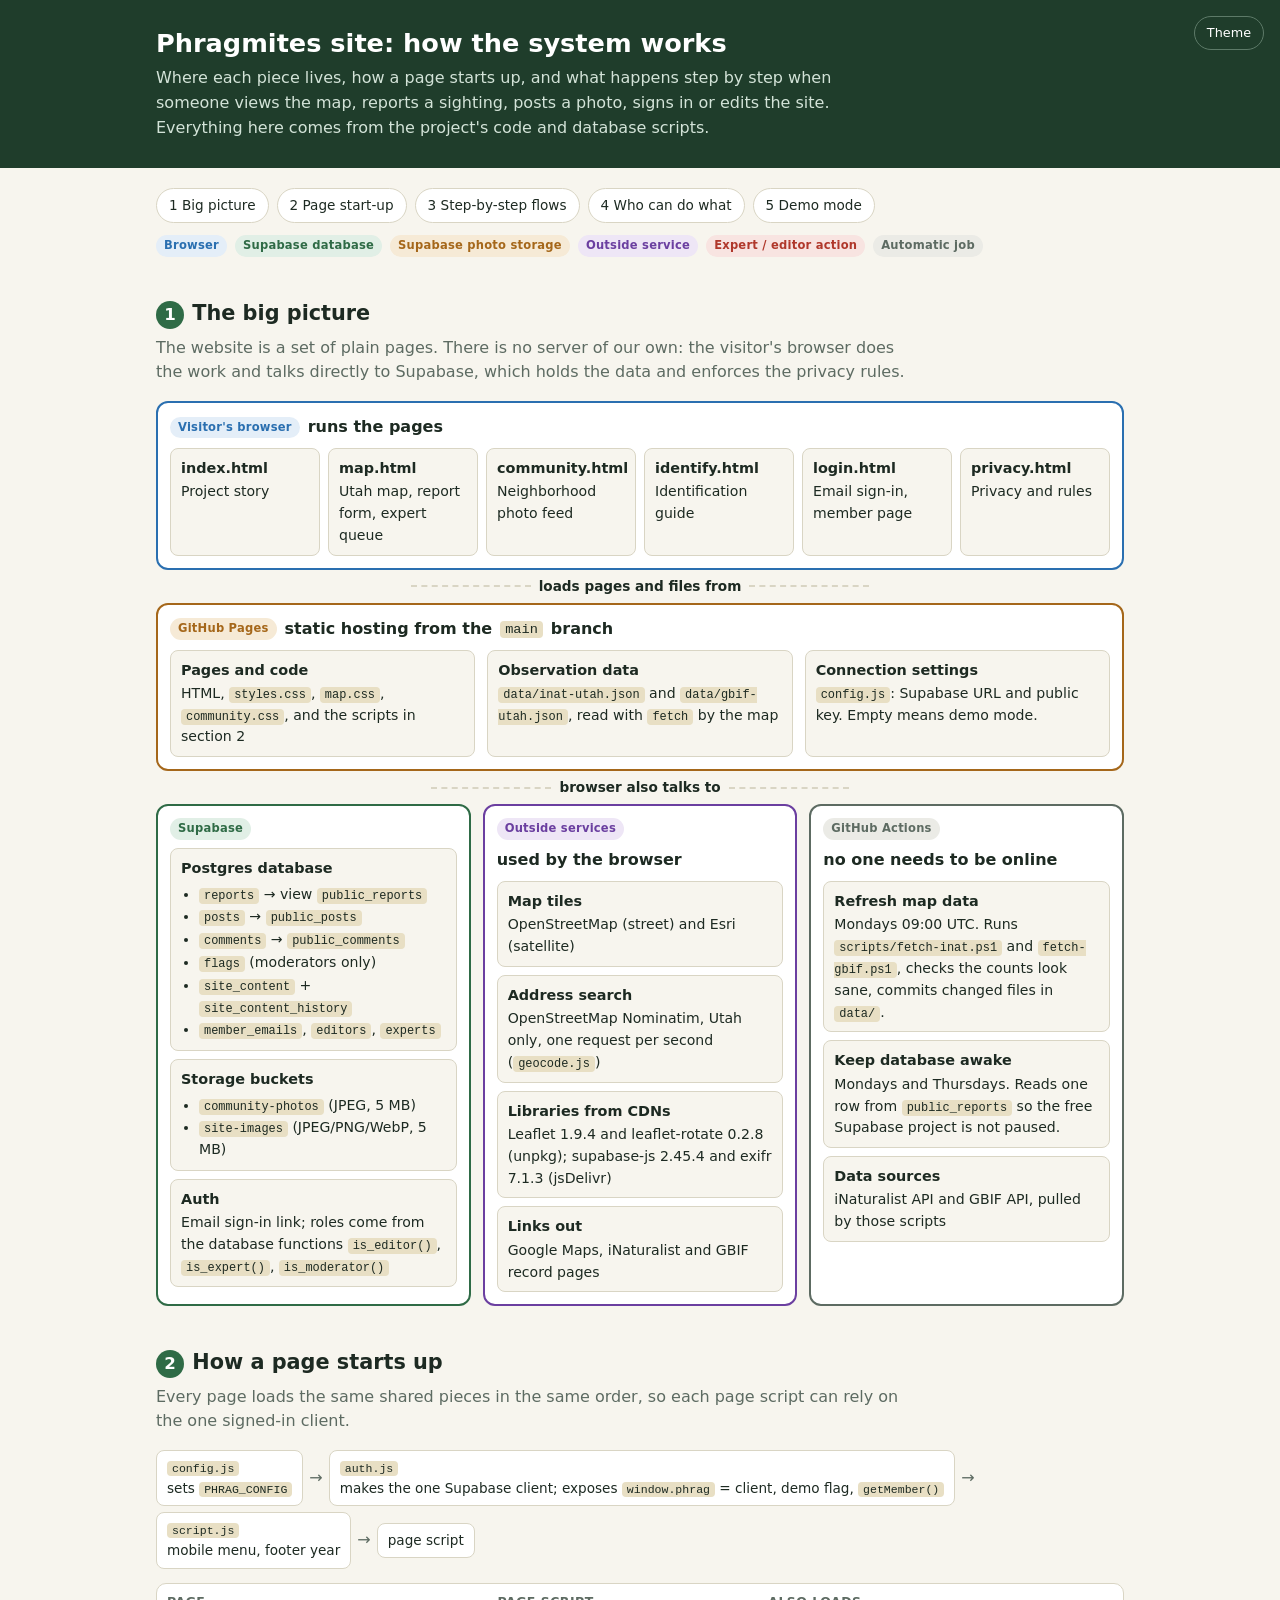
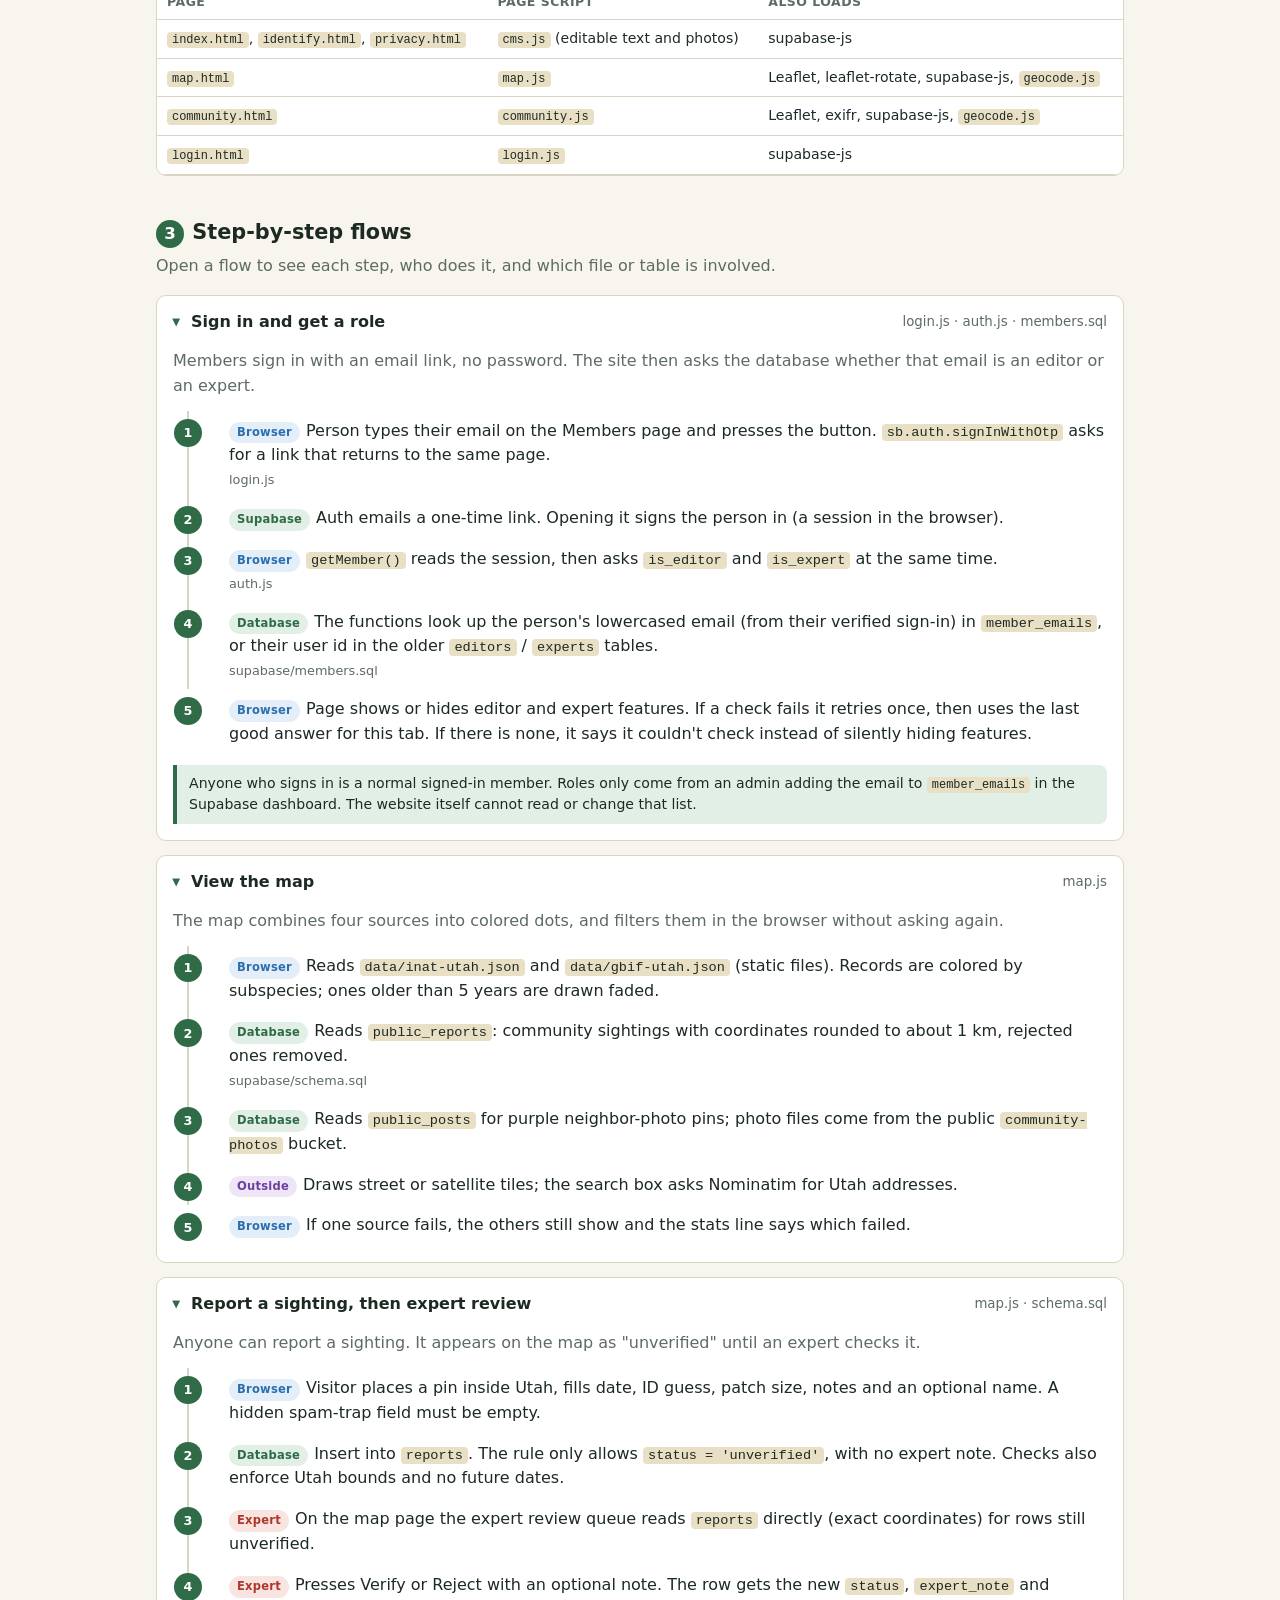
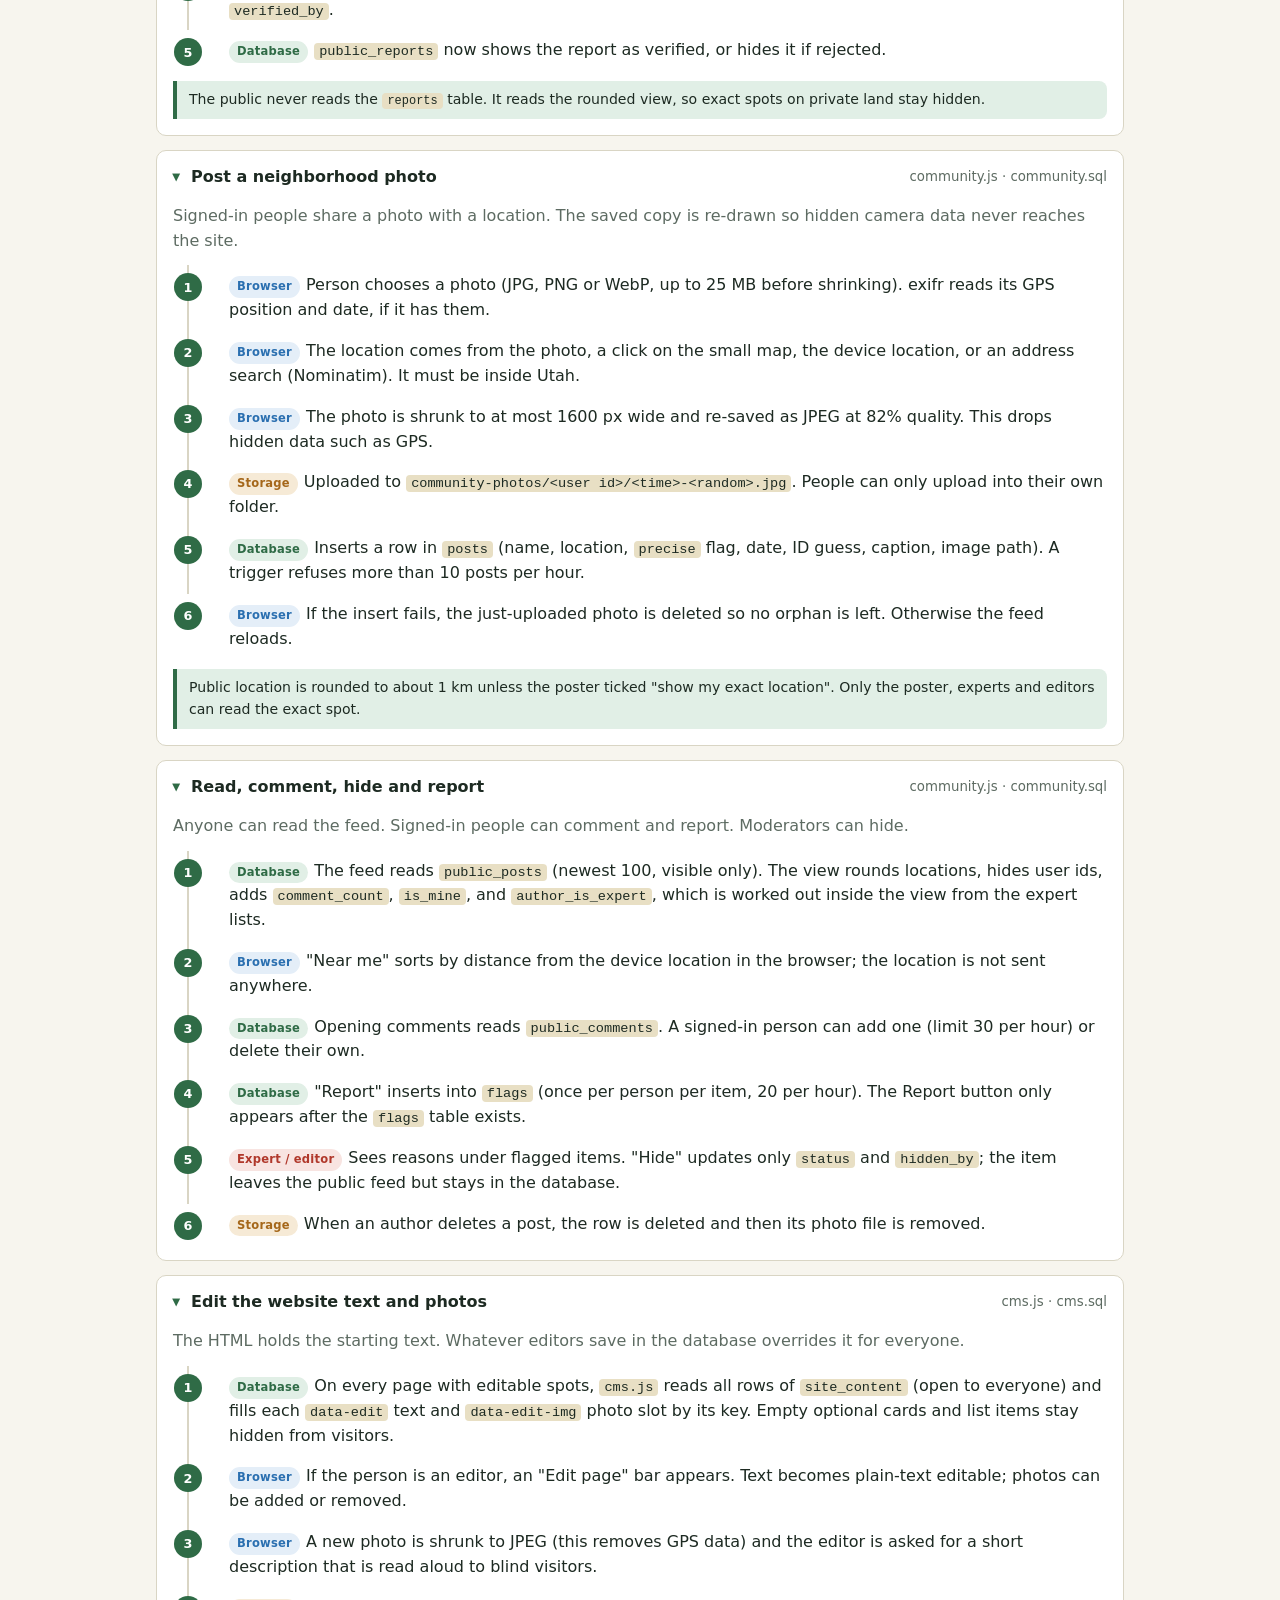
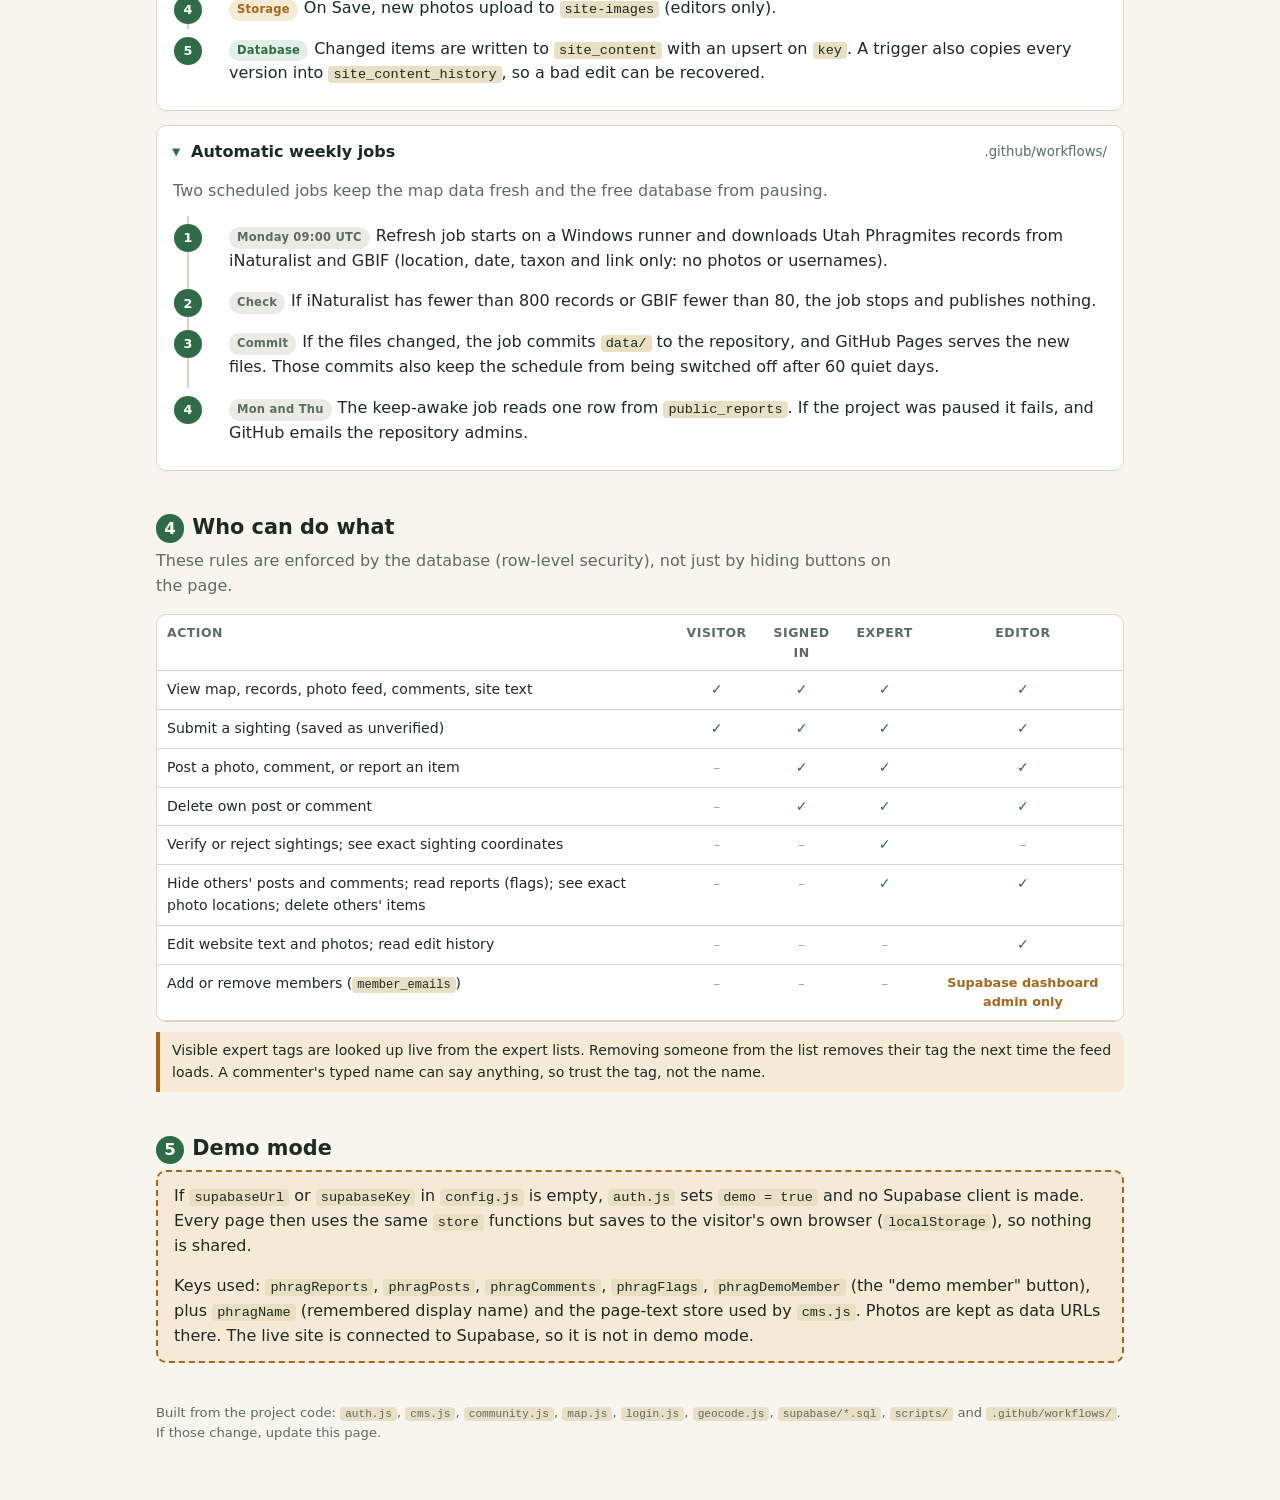
<file: docs/system-flow.html>
<!DOCTYPE html>
<html lang="en">
<head>
<meta charset="UTF-8">
<meta name="viewport" content="width=device-width, initial-scale=1.0">
<title>Phragmites Site: System Flow</title>
<style>
  :root {
    --bg: #f7f5ee; --card: #ffffff; --ink: #1d2a22; --muted: #5d6b62; --line: #d9d5c4;
    --green: #2f6b46; --green-dark: #1f3d2b; --tan: #e8dfc4;
    --browser: #2a6fb0; --db: #2f6b46; --store: #a5671a; --out: #6b3fa0; --bot: #5d6b62; --mod: #b0382b;
    --browser-bg: #e4eef8; --db-bg: #e1efe6; --store-bg: #f6ead6; --out-bg: #eee6f6; --bot-bg: #ebebe6; --mod-bg: #f8e4e1;
    --ok: #2f6b46; --no: #a9a79a;
  }
  @media (prefers-color-scheme: dark) {
    :root:not([data-theme="light"]) {
      --bg: #14201a; --card: #1c2b23; --ink: #e8efe9; --muted: #a2b2a8; --line: #33463b;
      --green: #6fbf8e; --green-dark: #0f1a14; --tan: #3a3926;
      --browser: #7db4ea; --db: #7fd0a0; --store: #e3a85c; --out: #b99be0; --bot: #b5c0b8; --mod: #ef8f84;
      --browser-bg: #1c3248; --db-bg: #1b3a29; --store-bg: #3d2f18; --out-bg: #2f2442; --bot-bg: #2a3530; --mod-bg: #432320;
      --ok: #7fd0a0; --no: #667369;
    }
  }
  :root[data-theme="dark"] {
    --bg: #14201a; --card: #1c2b23; --ink: #e8efe9; --muted: #a2b2a8; --line: #33463b;
    --green: #6fbf8e; --green-dark: #0f1a14; --tan: #3a3926;
    --browser: #7db4ea; --db: #7fd0a0; --store: #e3a85c; --out: #b99be0; --bot: #b5c0b8; --mod: #ef8f84;
    --browser-bg: #1c3248; --db-bg: #1b3a29; --store-bg: #3d2f18; --out-bg: #2f2442; --bot-bg: #2a3530; --mod-bg: #432320;
    --ok: #7fd0a0; --no: #667369;
  }
  * { box-sizing: border-box; }
  body { margin: 0; background: var(--bg); color: var(--ink); font: 16px/1.55 system-ui, -apple-system, "Segoe UI", Roboto, sans-serif; }
  .wrap { max-width: 1000px; margin: 0 auto; padding: 0 16px 56px; }
  header.top { background: var(--green-dark); color: #fff; padding: 28px 16px; }
  header.top .wrap { padding-bottom: 0; }
  header.top h1 { margin: 0 0 6px; font-size: 1.6rem; line-height: 1.25; }
  header.top p { margin: 0; color: #d3e3d8; max-width: 70ch; }
  nav.toc { display: flex; flex-wrap: wrap; gap: 8px; margin: 20px 0 8px; }
  nav.toc a { font-size: 0.85rem; padding: 6px 12px; border-radius: 999px; background: var(--card); border: 1px solid var(--line); color: var(--ink); text-decoration: none; }
  nav.toc a:hover { border-color: var(--green); }
  h2 { font-size: 1.3rem; margin: 40px 0 6px; scroll-margin-top: 12px; }
  h2 .n { display: inline-grid; place-items: center; width: 1.7em; height: 1.7em; border-radius: 50%; background: var(--green); color: #fff; font-size: 0.8em; margin-right: 8px; }
  h3 { font-size: 1rem; margin: 0 0 6px; }
  .lead { color: var(--muted); margin: 0 0 16px; max-width: 75ch; }
  code { font: 0.85em ui-monospace, SFMono-Regular, Menlo, Consolas, monospace; background: var(--tan); padding: 1px 5px; border-radius: 4px; overflow-wrap: anywhere; }
  .card { background: var(--card); border: 1px solid var(--line); border-radius: 10px; padding: 14px 16px; }
  .legend { display: flex; flex-wrap: wrap; gap: 8px; margin: 12px 0 0; }

  /* Actor tags */
  .tag { display: inline-block; font-size: 0.72rem; font-weight: 700; letter-spacing: .02em; padding: 2px 8px; border-radius: 999px; white-space: nowrap; }
  .t-browser { background: var(--browser-bg); color: var(--browser); }
  .t-db { background: var(--db-bg); color: var(--db); }
  .t-store { background: var(--store-bg); color: var(--store); }
  .t-out { background: var(--out-bg); color: var(--out); }
  .t-bot { background: var(--bot-bg); color: var(--bot); }
  .t-mod { background: var(--mod-bg); color: var(--mod); }

  /* Architecture diagram (HTML boxes so it stays readable on phones) */
  .arch { display: grid; gap: 0; }
  .layer { border: 2px solid var(--line); border-radius: 12px; padding: 12px; background: var(--card); }
  .layer > h3 { margin: 0 0 8px; display: flex; flex-wrap: wrap; gap: 8px; align-items: center; }
  .layer.l-browser { border-color: var(--browser); }
  .layer.l-db { border-color: var(--db); }
  .layer.l-out { border-color: var(--out); }
  .layer.l-bot { border-color: var(--bot); }
  .layer.l-host { border-color: var(--store); }
  .cols { display: grid; gap: 12px; grid-template-columns: repeat(3, 1fr); }
  .cols.two { grid-template-columns: repeat(2, 1fr); }
  .box { border: 1px solid var(--line); border-radius: 8px; padding: 8px 10px; font-size: 0.88rem; background: var(--bg); }
  .box b { display: block; font-size: 0.9rem; margin-bottom: 2px; }
  .box ul { margin: 4px 0 0; padding-left: 18px; }
  .box li { margin: 1px 0; }
  .arrow { text-align: center; color: var(--muted); font-size: 0.85rem; padding: 6px 0; display: flex; align-items: center; justify-content: center; gap: 8px; flex-wrap: wrap; }
  .arrow::before, .arrow::after { content: ""; flex: 1 1 24px; max-width: 120px; border-top: 2px dashed var(--line); }
  .arrow strong { color: var(--ink); }
  .pagegrid { display: grid; gap: 8px; grid-template-columns: repeat(auto-fit, minmax(150px, 1fr)); }

  /* Script order */
  .chain { display: flex; flex-wrap: wrap; align-items: center; gap: 6px; margin: 8px 0 14px; }
  .chain .step { background: var(--card); border: 1px solid var(--line); border-radius: 8px; padding: 6px 10px; font-size: 0.85rem; }
  .chain .go { color: var(--muted); }
  table { width: 100%; border-collapse: collapse; font-size: 0.88rem; }
  th, td { text-align: left; padding: 8px 10px; border-bottom: 1px solid var(--line); vertical-align: top; }
  th { font-size: 0.78rem; text-transform: uppercase; letter-spacing: .04em; color: var(--muted); }
  .tablewrap { overflow-x: auto; border: 1px solid var(--line); border-radius: 10px; background: var(--card); }
  .tablewrap table { min-width: 560px; }

  /* Flow cards */
  .flow { margin: 14px 0; padding: 0; }
  .flow > summary { cursor: pointer; list-style: none; padding: 14px 16px; font-weight: 700; display: flex; gap: 10px; align-items: center; }
  .flow > summary::-webkit-details-marker { display: none; }
  .flow > summary::before { content: "▸"; color: var(--green); transition: transform .15s; }
  .flow[open] > summary::before { transform: rotate(90deg); }
  .flow > summary small { font-weight: 400; color: var(--muted); margin-left: auto; text-align: right; }
  .flow .body { padding: 0 16px 16px; }
  .flow .plain { margin: 0 0 12px; color: var(--muted); }
  ol.steps { list-style: none; margin: 0; padding: 0; counter-reset: s; }
  ol.steps > li { counter-increment: s; position: relative; padding: 8px 0 8px 40px; border-left: 2px solid var(--line); margin-left: 14px; }
  ol.steps > li::before { content: counter(s); position: absolute; left: -15px; top: 8px; width: 28px; height: 28px; border-radius: 50%; background: var(--green); color: #fff; font-size: 0.8rem; font-weight: 700; display: grid; place-items: center; }
  ol.steps > li:last-child { border-left-color: transparent; }
  ol.steps .who { margin-right: 6px; }
  ol.steps .file { display: block; color: var(--muted); font-size: 0.8rem; margin-top: 2px; }
  .guard { margin: 10px 0 0; padding: 8px 12px; border-left: 4px solid var(--green); background: var(--db-bg); border-radius: 0 8px 8px 0; font-size: 0.88rem; }
  .guard.warn { border-left-color: var(--store); background: var(--store-bg); }

  /* Permissions grid */
  td.y { color: var(--ok); font-weight: 700; text-align: center; }
  td.n { color: var(--no); text-align: center; }
  th.c { text-align: center; }
  td.o { color: var(--store); font-weight: 700; text-align: center; font-size: 0.8rem; }

  .callout { border: 2px dashed var(--store); background: var(--store-bg); border-radius: 10px; padding: 12px 16px; }
  footer { margin-top: 40px; color: var(--muted); font-size: 0.82rem; }
  .themebtn { position: absolute; right: 16px; top: 16px; z-index: 5; border: 1px solid #5d7a68; background: transparent; color: #fff; border-radius: 999px; padding: 6px 12px; font: inherit; font-size: 0.8rem; cursor: pointer; }
  header.top { position: relative; }
  header.top h1 { padding-right: 84px; }

  @media (max-width: 760px) {
    .cols, .cols.two { grid-template-columns: 1fr; }
    .flow > summary { flex-wrap: wrap; }
    .flow > summary small { margin-left: 0; text-align: left; width: 100%; }
    header.top h1 { font-size: 1.35rem; }
    ol.steps > li { padding-left: 30px; margin-left: 12px; }
    .flow .body { padding: 0 12px 14px; }
  }
  @media print { .themebtn { display: none; } .flow:not([open]) .body { display: block; } }
</style>
</head>
<body>
<header class="top">
  <button class="themebtn" id="themebtn" type="button" aria-label="Switch light or dark theme">Theme</button>
  <div class="wrap">
    <h1>Phragmites site: how the system works</h1>
    <p>Where each piece lives, how a page starts up, and what happens step by step when someone views the map, reports a sighting, posts a photo, signs in or edits the site. Everything here comes from the project's code and database scripts.</p>
  </div>
</header>

<main class="wrap">
  <nav class="toc" aria-label="Sections">
    <a href="#big-picture">1 Big picture</a>
    <a href="#startup">2 Page start-up</a>
    <a href="#flows">3 Step-by-step flows</a>
    <a href="#permissions">4 Who can do what</a>
    <a href="#demo">5 Demo mode</a>
  </nav>

  <div class="legend" aria-label="Colour key">
    <span class="tag t-browser">Browser</span>
    <span class="tag t-db">Supabase database</span>
    <span class="tag t-store">Supabase photo storage</span>
    <span class="tag t-out">Outside service</span>
    <span class="tag t-mod">Expert / editor action</span>
    <span class="tag t-bot">Automatic job</span>
  </div>

  <!-- 1 -->
  <h2 id="big-picture"><span class="n">1</span>The big picture</h2>
  <p class="lead">The website is a set of plain pages. There is no server of our own: the visitor's browser does the work and talks directly to Supabase, which holds the data and enforces the privacy rules.</p>

  <div class="arch">
    <div class="layer l-browser">
      <h3><span class="tag t-browser">Visitor's browser</span> runs the pages</h3>
      <div class="pagegrid">
        <div class="box"><b>index.html</b>Project story</div>
        <div class="box"><b>map.html</b>Utah map, report form, expert queue</div>
        <div class="box"><b>community.html</b>Neighborhood photo feed</div>
        <div class="box"><b>identify.html</b>Identification guide</div>
        <div class="box"><b>login.html</b>Email sign-in, member page</div>
        <div class="box"><b>privacy.html</b>Privacy and rules</div>
      </div>
    </div>

    <div class="arrow"><strong>loads pages and files from</strong></div>

    <div class="layer l-host">
      <h3><span class="tag t-store">GitHub Pages</span> static hosting from the <code>main</code> branch</h3>
      <div class="cols">
        <div class="box"><b>Pages and code</b>HTML, <code>styles.css</code>, <code>map.css</code>, <code>community.css</code>, and the scripts in section 2</div>
        <div class="box"><b>Observation data</b><code>data/inat-utah.json</code> and <code>data/gbif-utah.json</code>, read with <code>fetch</code> by the map</div>
        <div class="box"><b>Connection settings</b><code>config.js</code>: Supabase URL and public key. Empty means demo mode.</div>
      </div>
    </div>

    <div class="arrow"><strong>browser also talks to</strong></div>

    <div class="cols">
      <div class="layer l-db">
        <h3><span class="tag t-db">Supabase</span></h3>
        <div class="box"><b>Postgres database</b>
          <ul>
            <li><code>reports</code> → view <code>public_reports</code></li>
            <li><code>posts</code> → <code>public_posts</code></li>
            <li><code>comments</code> → <code>public_comments</code></li>
            <li><code>flags</code> (moderators only)</li>
            <li><code>site_content</code> + <code>site_content_history</code></li>
            <li><code>member_emails</code>, <code>editors</code>, <code>experts</code></li>
          </ul>
        </div>
        <div class="box" style="margin-top:8px"><b>Storage buckets</b>
          <ul>
            <li><code>community-photos</code> (JPEG, 5 MB)</li>
            <li><code>site-images</code> (JPEG/PNG/WebP, 5 MB)</li>
          </ul>
        </div>
        <div class="box" style="margin-top:8px"><b>Auth</b>Email sign-in link; roles come from the database functions <code>is_editor()</code>, <code>is_expert()</code>, <code>is_moderator()</code></div>
      </div>

      <div class="layer l-out">
        <h3><span class="tag t-out">Outside services</span> used by the browser</h3>
        <div class="box"><b>Map tiles</b>OpenStreetMap (street) and Esri (satellite)</div>
        <div class="box" style="margin-top:8px"><b>Address search</b>OpenStreetMap Nominatim, Utah only, one request per second (<code>geocode.js</code>)</div>
        <div class="box" style="margin-top:8px"><b>Libraries from CDNs</b>Leaflet 1.9.4 and leaflet-rotate 0.2.8 (unpkg); supabase-js 2.45.4 and exifr 7.1.3 (jsDelivr)</div>
        <div class="box" style="margin-top:8px"><b>Links out</b>Google Maps, iNaturalist and GBIF record pages</div>
      </div>

      <div class="layer l-bot">
        <h3><span class="tag t-bot">GitHub Actions</span> no one needs to be online</h3>
        <div class="box"><b>Refresh map data</b>Mondays 09:00 UTC. Runs <code>scripts/fetch-inat.ps1</code> and <code>fetch-gbif.ps1</code>, checks the counts look sane, commits changed files in <code>data/</code>.</div>
        <div class="box" style="margin-top:8px"><b>Keep database awake</b>Mondays and Thursdays. Reads one row from <code>public_reports</code> so the free Supabase project is not paused.</div>
        <div class="box" style="margin-top:8px"><b>Data sources</b>iNaturalist API and GBIF API, pulled by those scripts</div>
      </div>
    </div>
  </div>

  <!-- 2 -->
  <h2 id="startup"><span class="n">2</span>How a page starts up</h2>
  <p class="lead">Every page loads the same shared pieces in the same order, so each page script can rely on the one signed-in client.</p>
  <div class="chain" aria-label="Script load order">
    <span class="step"><code>config.js</code><br>sets <code>PHRAG_CONFIG</code></span><span class="go">→</span>
    <span class="step"><code>auth.js</code><br>makes the one Supabase client; exposes <code>window.phrag</code> = client, demo flag, <code>getMember()</code></span><span class="go">→</span>
    <span class="step"><code>script.js</code><br>mobile menu, footer year</span><span class="go">→</span>
    <span class="step">page script</span>
  </div>
  <div class="tablewrap">
    <table>
      <thead><tr><th>Page</th><th>Page script</th><th>Also loads</th></tr></thead>
      <tbody>
        <tr><td><code>index.html</code>, <code>identify.html</code>, <code>privacy.html</code></td><td><code>cms.js</code> (editable text and photos)</td><td>supabase-js</td></tr>
        <tr><td><code>map.html</code></td><td><code>map.js</code></td><td>Leaflet, leaflet-rotate, supabase-js, <code>geocode.js</code></td></tr>
        <tr><td><code>community.html</code></td><td><code>community.js</code></td><td>Leaflet, exifr, supabase-js, <code>geocode.js</code></td></tr>
        <tr><td><code>login.html</code></td><td><code>login.js</code></td><td>supabase-js</td></tr>
      </tbody>
    </table>
  </div>

  <!-- 3 -->
  <h2 id="flows"><span class="n">3</span>Step-by-step flows</h2>
  <p class="lead">Open a flow to see each step, who does it, and which file or table is involved.</p>

  <details class="flow card" open>
    <summary>Sign in and get a role <small>login.js · auth.js · members.sql</small></summary>
    <div class="body">
      <p class="plain">Members sign in with an email link, no password. The site then asks the database whether that email is an editor or an expert.</p>
      <ol class="steps">
        <li><span class="tag t-browser who">Browser</span>Person types their email on the Members page and presses the button. <code>sb.auth.signInWithOtp</code> asks for a link that returns to the same page.<span class="file">login.js</span></li>
        <li><span class="tag t-db who">Supabase</span>Auth emails a one-time link. Opening it signs the person in (a session in the browser).</li>
        <li><span class="tag t-browser who">Browser</span><code>getMember()</code> reads the session, then asks <code>is_editor</code> and <code>is_expert</code> at the same time.<span class="file">auth.js</span></li>
        <li><span class="tag t-db who">Database</span>The functions look up the person's lowercased email (from their verified sign-in) in <code>member_emails</code>, or their user id in the older <code>editors</code> / <code>experts</code> tables.<span class="file">supabase/members.sql</span></li>
        <li><span class="tag t-browser who">Browser</span>Page shows or hides editor and expert features. If a check fails it retries once, then uses the last good answer for this tab. If there is none, it says it couldn't check instead of silently hiding features.</li>
      </ol>
      <p class="guard">Anyone who signs in is a normal signed-in member. Roles only come from an admin adding the email to <code>member_emails</code> in the Supabase dashboard. The website itself cannot read or change that list.</p>
    </div>
  </details>

  <details class="flow card" open>
    <summary>View the map <small>map.js</small></summary>
    <div class="body">
      <p class="plain">The map combines four sources into colored dots, and filters them in the browser without asking again.</p>
      <ol class="steps">
        <li><span class="tag t-browser who">Browser</span>Reads <code>data/inat-utah.json</code> and <code>data/gbif-utah.json</code> (static files). Records are colored by subspecies; ones older than 5 years are drawn faded.</li>
        <li><span class="tag t-db who">Database</span>Reads <code>public_reports</code>: community sightings with coordinates rounded to about 1 km, rejected ones removed.<span class="file">supabase/schema.sql</span></li>
        <li><span class="tag t-db who">Database</span>Reads <code>public_posts</code> for purple neighbor-photo pins; photo files come from the public <code>community-photos</code> bucket.</li>
        <li><span class="tag t-out who">Outside</span>Draws street or satellite tiles; the search box asks Nominatim for Utah addresses.</li>
        <li><span class="tag t-browser who">Browser</span>If one source fails, the others still show and the stats line says which failed.</li>
      </ol>
    </div>
  </details>

  <details class="flow card" open>
    <summary>Report a sighting, then expert review <small>map.js · schema.sql</small></summary>
    <div class="body">
      <p class="plain">Anyone can report a sighting. It appears on the map as "unverified" until an expert checks it.</p>
      <ol class="steps">
        <li><span class="tag t-browser who">Browser</span>Visitor places a pin inside Utah, fills date, ID guess, patch size, notes and an optional name. A hidden spam-trap field must be empty.</li>
        <li><span class="tag t-db who">Database</span>Insert into <code>reports</code>. The rule only allows <code>status = 'unverified'</code>, with no expert note. Checks also enforce Utah bounds and no future dates.</li>
        <li><span class="tag t-mod who">Expert</span>On the map page the expert review queue reads <code>reports</code> directly (exact coordinates) for rows still unverified.</li>
        <li><span class="tag t-mod who">Expert</span>Presses Verify or Reject with an optional note. The row gets the new <code>status</code>, <code>expert_note</code> and <code>verified_by</code>.</li>
        <li><span class="tag t-db who">Database</span><code>public_reports</code> now shows the report as verified, or hides it if rejected.</li>
      </ol>
      <p class="guard">The public never reads the <code>reports</code> table. It reads the rounded view, so exact spots on private land stay hidden.</p>
    </div>
  </details>

  <details class="flow card" open>
    <summary>Post a neighborhood photo <small>community.js · community.sql</small></summary>
    <div class="body">
      <p class="plain">Signed-in people share a photo with a location. The saved copy is re-drawn so hidden camera data never reaches the site.</p>
      <ol class="steps">
        <li><span class="tag t-browser who">Browser</span>Person chooses a photo (JPG, PNG or WebP, up to 25 MB before shrinking). exifr reads its GPS position and date, if it has them.</li>
        <li><span class="tag t-browser who">Browser</span>The location comes from the photo, a click on the small map, the device location, or an address search (Nominatim). It must be inside Utah.</li>
        <li><span class="tag t-browser who">Browser</span>The photo is shrunk to at most 1600 px wide and re-saved as JPEG at 82% quality. This drops hidden data such as GPS.</li>
        <li><span class="tag t-store who">Storage</span>Uploaded to <code>community-photos/&lt;user id&gt;/&lt;time&gt;-&lt;random&gt;.jpg</code>. People can only upload into their own folder.</li>
        <li><span class="tag t-db who">Database</span>Inserts a row in <code>posts</code> (name, location, <code>precise</code> flag, date, ID guess, caption, image path). A trigger refuses more than 10 posts per hour.</li>
        <li><span class="tag t-browser who">Browser</span>If the insert fails, the just-uploaded photo is deleted so no orphan is left. Otherwise the feed reloads.</li>
      </ol>
      <p class="guard">Public location is rounded to about 1 km unless the poster ticked "show my exact location". Only the poster, experts and editors can read the exact spot.</p>
    </div>
  </details>

  <details class="flow card" open>
    <summary>Read, comment, hide and report <small>community.js · community.sql</small></summary>
    <div class="body">
      <p class="plain">Anyone can read the feed. Signed-in people can comment and report. Moderators can hide.</p>
      <ol class="steps">
        <li><span class="tag t-db who">Database</span>The feed reads <code>public_posts</code> (newest 100, visible only). The view rounds locations, hides user ids, adds <code>comment_count</code>, <code>is_mine</code>, and <code>author_is_expert</code>, which is worked out inside the view from the expert lists.</li>
        <li><span class="tag t-browser who">Browser</span>"Near me" sorts by distance from the device location in the browser; the location is not sent anywhere.</li>
        <li><span class="tag t-db who">Database</span>Opening comments reads <code>public_comments</code>. A signed-in person can add one (limit 30 per hour) or delete their own.</li>
        <li><span class="tag t-db who">Database</span>"Report" inserts into <code>flags</code> (once per person per item, 20 per hour). The Report button only appears after the <code>flags</code> table exists.</li>
        <li><span class="tag t-mod who">Expert / editor</span>Sees reasons under flagged items. "Hide" updates only <code>status</code> and <code>hidden_by</code>; the item leaves the public feed but stays in the database.</li>
        <li><span class="tag t-store who">Storage</span>When an author deletes a post, the row is deleted and then its photo file is removed.</li>
      </ol>
    </div>
  </details>

  <details class="flow card" open>
    <summary>Edit the website text and photos <small>cms.js · cms.sql</small></summary>
    <div class="body">
      <p class="plain">The HTML holds the starting text. Whatever editors save in the database overrides it for everyone.</p>
      <ol class="steps">
        <li><span class="tag t-db who">Database</span>On every page with editable spots, <code>cms.js</code> reads all rows of <code>site_content</code> (open to everyone) and fills each <code>data-edit</code> text and <code>data-edit-img</code> photo slot by its key. Empty optional cards and list items stay hidden from visitors.</li>
        <li><span class="tag t-browser who">Browser</span>If the person is an editor, an "Edit page" bar appears. Text becomes plain-text editable; photos can be added or removed.</li>
        <li><span class="tag t-browser who">Browser</span>A new photo is shrunk to JPEG (this removes GPS data) and the editor is asked for a short description that is read aloud to blind visitors.</li>
        <li><span class="tag t-store who">Storage</span>On Save, new photos upload to <code>site-images</code> (editors only).</li>
        <li><span class="tag t-db who">Database</span>Changed items are written to <code>site_content</code> with an upsert on <code>key</code>. A trigger also copies every version into <code>site_content_history</code>, so a bad edit can be recovered.</li>
      </ol>
    </div>
  </details>

  <details class="flow card" open>
    <summary>Automatic weekly jobs <small>.github/workflows/</small></summary>
    <div class="body">
      <p class="plain">Two scheduled jobs keep the map data fresh and the free database from pausing.</p>
      <ol class="steps">
        <li><span class="tag t-bot who">Monday 09:00 UTC</span>Refresh job starts on a Windows runner and downloads Utah Phragmites records from iNaturalist and GBIF (location, date, taxon and link only: no photos or usernames).</li>
        <li><span class="tag t-bot who">Check</span>If iNaturalist has fewer than 800 records or GBIF fewer than 80, the job stops and publishes nothing.</li>
        <li><span class="tag t-bot who">Commit</span>If the files changed, the job commits <code>data/</code> to the repository, and GitHub Pages serves the new files. Those commits also keep the schedule from being switched off after 60 quiet days.</li>
        <li><span class="tag t-bot who">Mon and Thu</span>The keep-awake job reads one row from <code>public_reports</code>. If the project was paused it fails, and GitHub emails the repository admins.</li>
      </ol>
    </div>
  </details>

  <!-- 4 -->
  <h2 id="permissions"><span class="n">4</span>Who can do what</h2>
  <p class="lead">These rules are enforced by the database (row-level security), not just by hiding buttons on the page.</p>
  <div class="tablewrap">
    <table>
      <thead>
        <tr><th>Action</th><th class="c">Visitor</th><th class="c">Signed in</th><th class="c">Expert</th><th class="c">Editor</th></tr>
      </thead>
      <tbody>
        <tr><td>View map, records, photo feed, comments, site text</td><td class="y">✓</td><td class="y">✓</td><td class="y">✓</td><td class="y">✓</td></tr>
        <tr><td>Submit a sighting (saved as unverified)</td><td class="y">✓</td><td class="y">✓</td><td class="y">✓</td><td class="y">✓</td></tr>
        <tr><td>Post a photo, comment, or report an item</td><td class="n">–</td><td class="y">✓</td><td class="y">✓</td><td class="y">✓</td></tr>
        <tr><td>Delete own post or comment</td><td class="n">–</td><td class="y">✓</td><td class="y">✓</td><td class="y">✓</td></tr>
        <tr><td>Verify or reject sightings; see exact sighting coordinates</td><td class="n">–</td><td class="n">–</td><td class="y">✓</td><td class="n">–</td></tr>
        <tr><td>Hide others' posts and comments; read reports (flags); see exact photo locations; delete others' items</td><td class="n">–</td><td class="n">–</td><td class="y">✓</td><td class="y">✓</td></tr>
        <tr><td>Edit website text and photos; read edit history</td><td class="n">–</td><td class="n">–</td><td class="n">–</td><td class="y">✓</td></tr>
        <tr><td>Add or remove members (<code>member_emails</code>)</td><td class="n">–</td><td class="n">–</td><td class="n">–</td><td class="o">Supabase dashboard admin only</td></tr>
      </tbody>
    </table>
  </div>
  <p class="guard warn">Visible expert tags are looked up live from the expert lists. Removing someone from the list removes their tag the next time the feed loads. A commenter's typed name can say anything, so trust the tag, not the name.</p>

  <!-- 5 -->
  <h2 id="demo"><span class="n">5</span>Demo mode</h2>
  <div class="callout">
    <p style="margin-top:0">If <code>supabaseUrl</code> or <code>supabaseKey</code> in <code>config.js</code> is empty, <code>auth.js</code> sets <code>demo = true</code> and no Supabase client is made. Every page then uses the same <code>store</code> functions but saves to the visitor's own browser (<code>localStorage</code>), so nothing is shared.</p>
    <p style="margin-bottom:0">Keys used: <code>phragReports</code>, <code>phragPosts</code>, <code>phragComments</code>, <code>phragFlags</code>, <code>phragDemoMember</code> (the "demo member" button), plus <code>phragName</code> (remembered display name) and the page-text store used by <code>cms.js</code>. Photos are kept as data URLs there. The live site is connected to Supabase, so it is not in demo mode.</p>
  </div>

  <footer>
    Built from the project code: <code>auth.js</code>, <code>cms.js</code>, <code>community.js</code>, <code>map.js</code>, <code>login.js</code>, <code>geocode.js</code>, <code>supabase/*.sql</code>, <code>scripts/</code> and <code>.github/workflows/</code>. If those change, update this page.
  </footer>
</main>

<script>
  (function () {
    var root = document.documentElement, btn = document.getElementById("themebtn");
    function current() {
      var t = root.getAttribute("data-theme");
      if (t) return t;
      return window.matchMedia && matchMedia("(prefers-color-scheme: dark)").matches ? "dark" : "light";
    }
    btn.addEventListener("click", function () { root.setAttribute("data-theme", current() === "dark" ? "light" : "dark"); });
  })();
</script>
</body>
</html>
</file>
